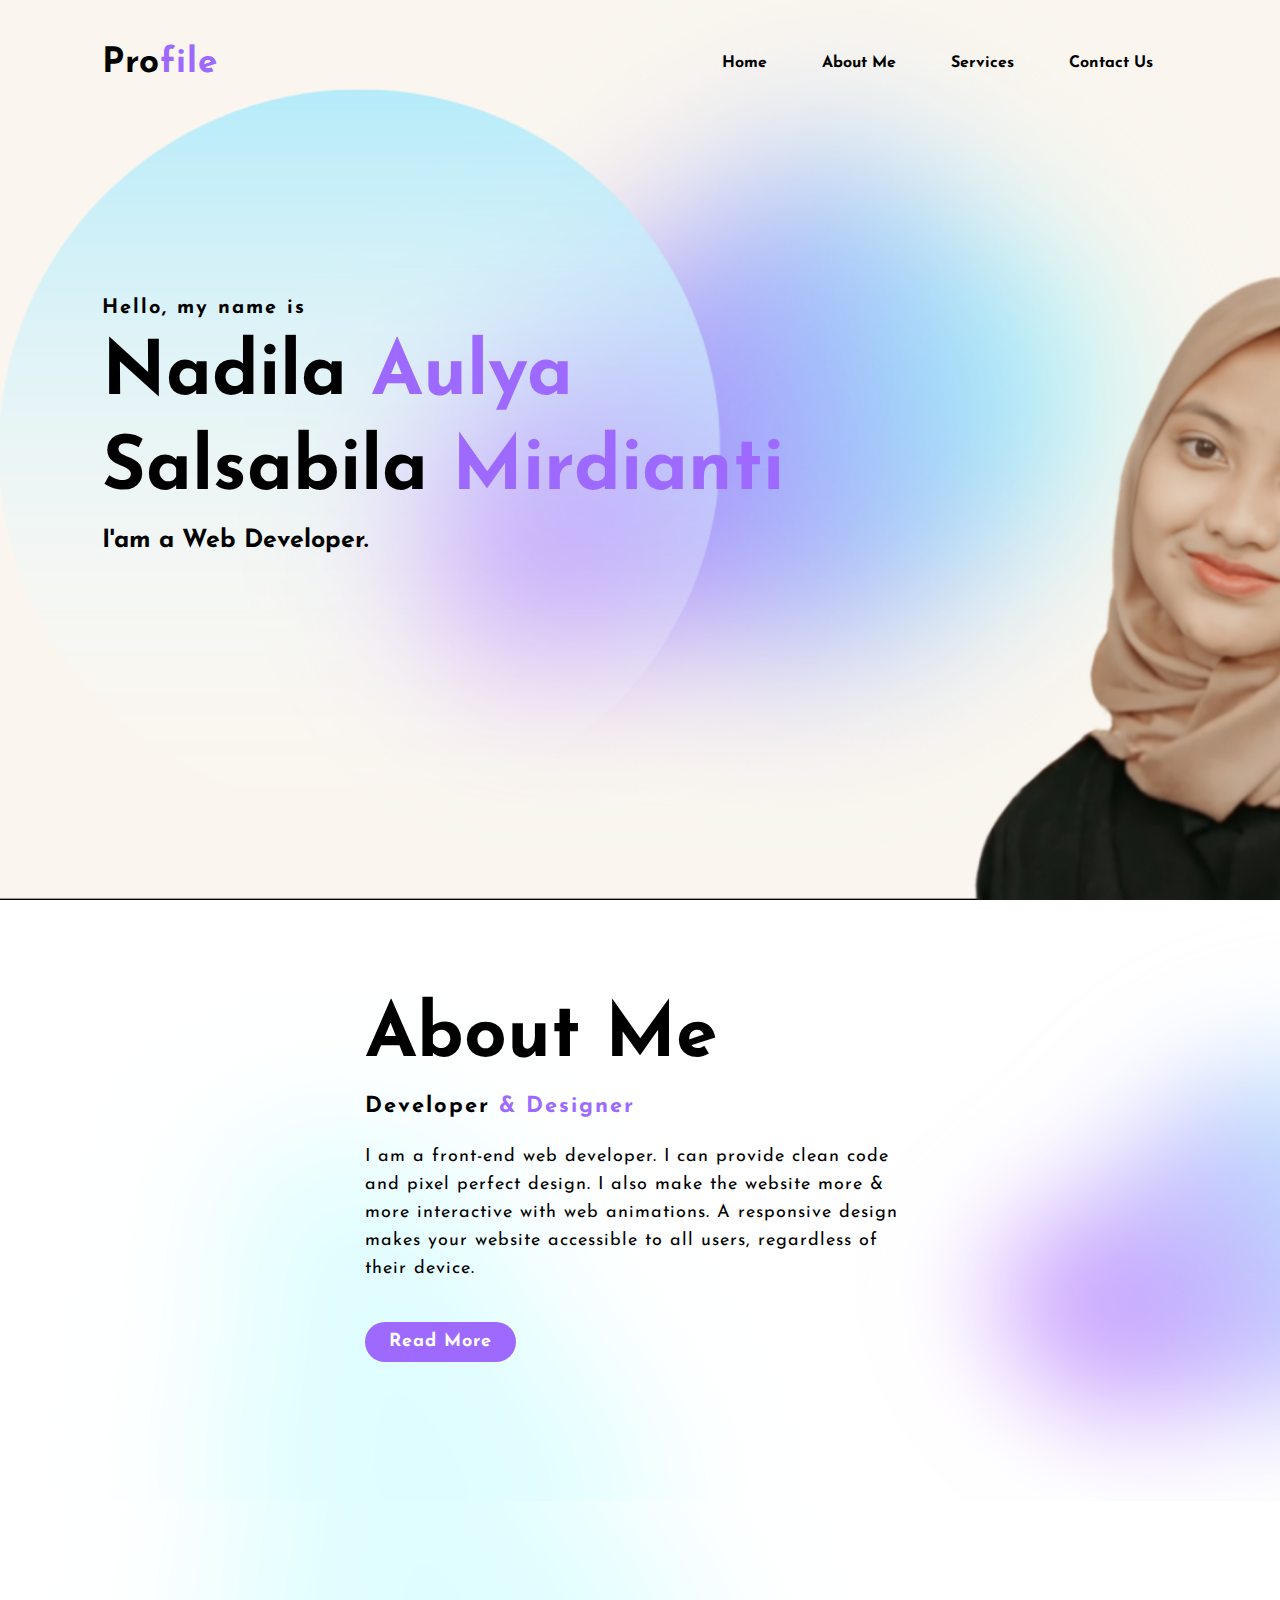
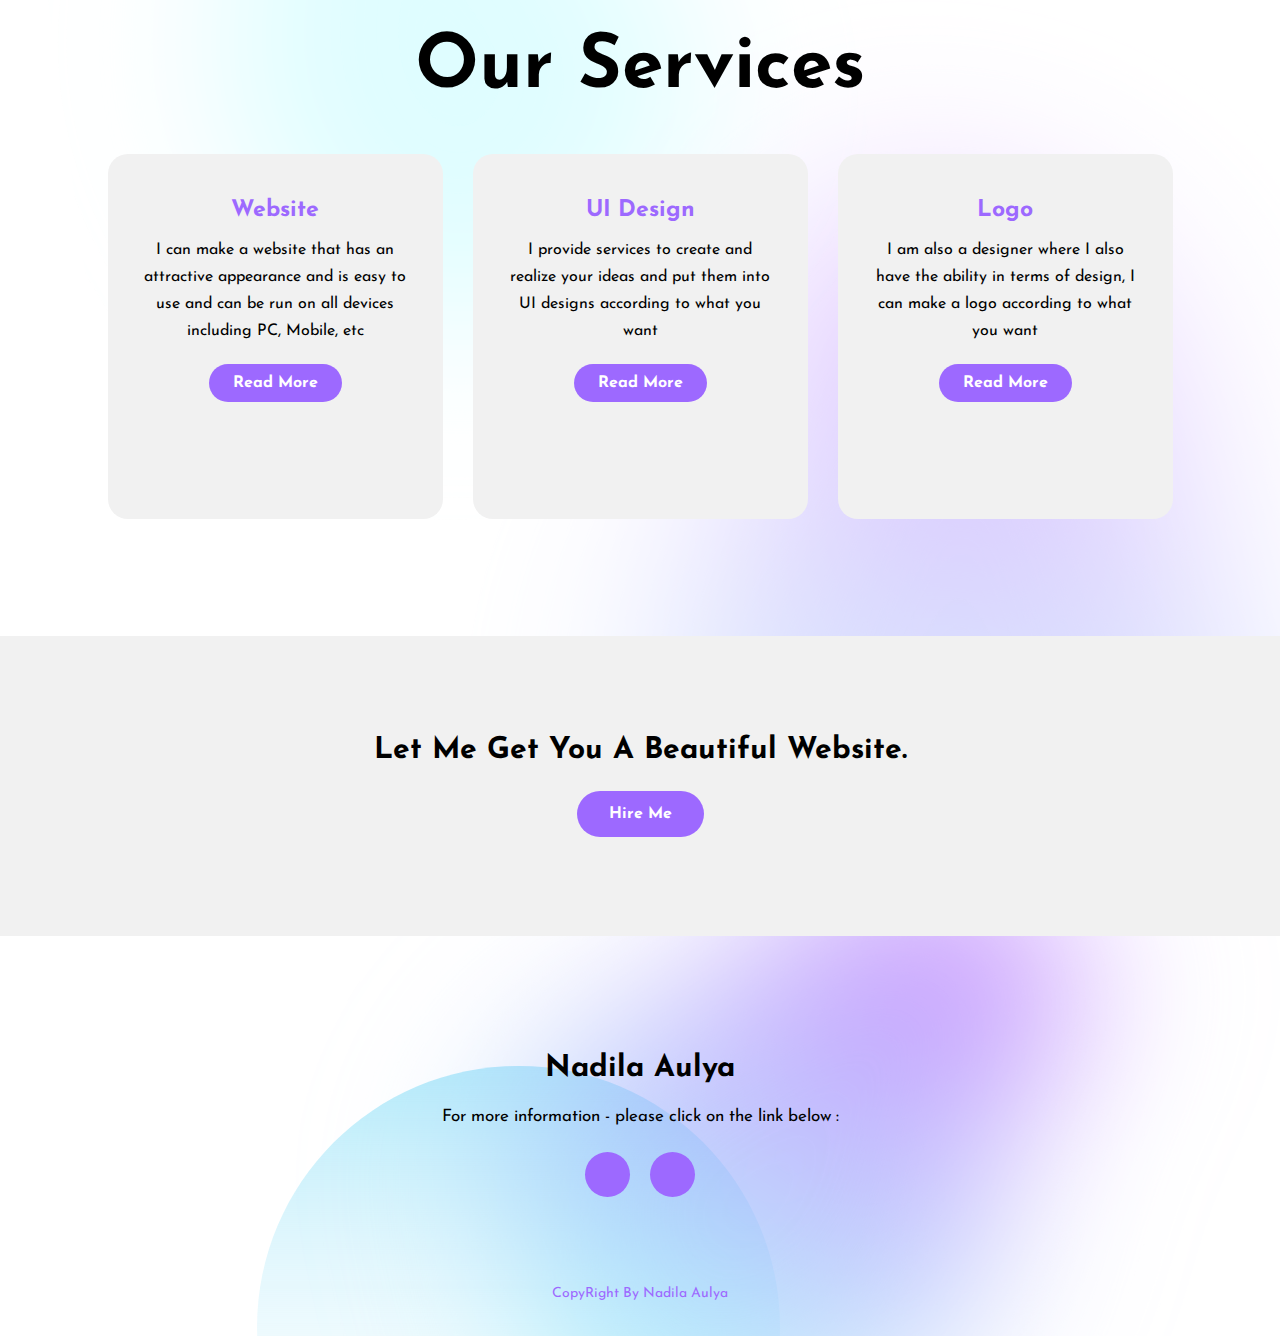
<file: index.html>
<!DOCTYPE html>
<html>
<head>
	<title>Profile Website</title>
	<link rel="stylesheet" type="text/css" href="css/style.css">

	<link rel="preconnect" href="https://fonts.gstatic.com">
	<link href="https://fonts.googleapis.com/css2?family=Josefin+Sans:ital,wght@0,100;0,200;0,300;0,400;0,500;0,600;0,700;1,100;1,200;1,300;1,400;1,500;1,600;1,700&display=swap" rel="stylesheet">
	
	<link rel="stylesheet" href="https://cdnjs.cloudflare.com/ajax/libs/font-awesome/5.15.3/css/all.min.css" integrity="sha512-iBBXm8fW90+nuLcSKlbmrPcLa0OT92xO1BIsZ+ywDWZCvqsWgccV3gFoRBv0z+8dLJgyAHIhR35VZc2oM/gI1w==" crossorigin="anonymous" referrerpolicy="no-referrer" />

</head>
<body>
	<!----hero Section start---->
	<div id="hero">
		<nav>
			<h2 class="logo">Pro<span>file</span></h2>
			<ul>
				<li><a href="#hero">Home</a></li>
				<li><a href="#about">About Me</a></li>
				<li><a href="#service">Services</a></li>
				<li><a href="#contact-me">Contact Us</a></li>
			</ul>
		</nav>

		<div class="content">
			<h4>Hello, my name is</h4>
			<h1>Nadila <span>Aulya</span></h1>
			<h1>Salsabila <span>Mirdianti</span></h1>
			<h3>I'am a Web Developer.</h3>
		</div>
	</div>

	<!----About section start---->
	<section id="about">
		<div class="main">
			<div class="about-text">
				<h2>About Me</h2>
				<h5>Developer <span>& Designer</span></h5>
				<p>I am a front-end web developer. I can provide clean code and pixel perfect design. 
					I also make the website more & more interactive with web animations.
					A responsive design makes your website accessible to all users, regardless of their device.</p>
				<p>
					<a class="button" href="page1/about.html">Read More</a>
				</p>
			</div>
		</div>
	</section>

	<!-----service section start----------->
	<div id="service">
		<div class="title">
			<h2>Our Services</h2>
		</div>

		<div class="box">
			<div class="card">
				<i class="fas fa-bars"></i>
				<h5>Website</h5>
				<div class="pra">
					<p>I can make a website that has an attractive appearance and is easy to use and can be run on all devices including PC, Mobile, etc</p>

					<p style="text-align: center;">
						<a class="button" href="page2/card1.html">Read More</a>
					</p>
				</div>
			</div>

			<div class="card">
				<i class="far fa-user"></i>
				<h5>UI Design</h5>
				<div class="pra">
					<p>I provide services to create and realize your ideas and put them into UI designs according to what you want</p>

					<p style="text-align: center;">
						<a class="button" href="page3/card2.html">Read More</a>
					</p>
				</div>
			</div>

			<div class="card">
				<i class="far fa-bell"></i>
				<h5>Logo</h5>
				<div class="pra">
					<p>I am also a designer where I also have the ability in terms of design, I can make a logo according to what you want</p>

					<p style="text-align: center;">
						<a class="button" href="page4/card3.html">Read More</a>
					</p>
				</div>
			</div>
		</div>
	</div>

	<!------Contact Me------>
	<div id="contact-me">
		<p>Let Me Get You A Beautiful Website.</p>
		<a class="button-two" href="mailto:nadila2244@gmail.com">Hire Me</a>
	</div>

	<!------footer start--------->
	<footer>
		<p>Nadila Aulya</p>
		<p>For more information - please click on the link below :</p>
		<div class="social">
			<a href="https://www.instagram.com/nadiaalnd/?hl=id"><i class="fab fa-instagram"></i></a>
			<a href="#"><i class="fab fa-line"></i></a>
		</div>
		<p class="end">CopyRight By Nadila Aulya</p>
	</footer>
</body>
</html>
</file>
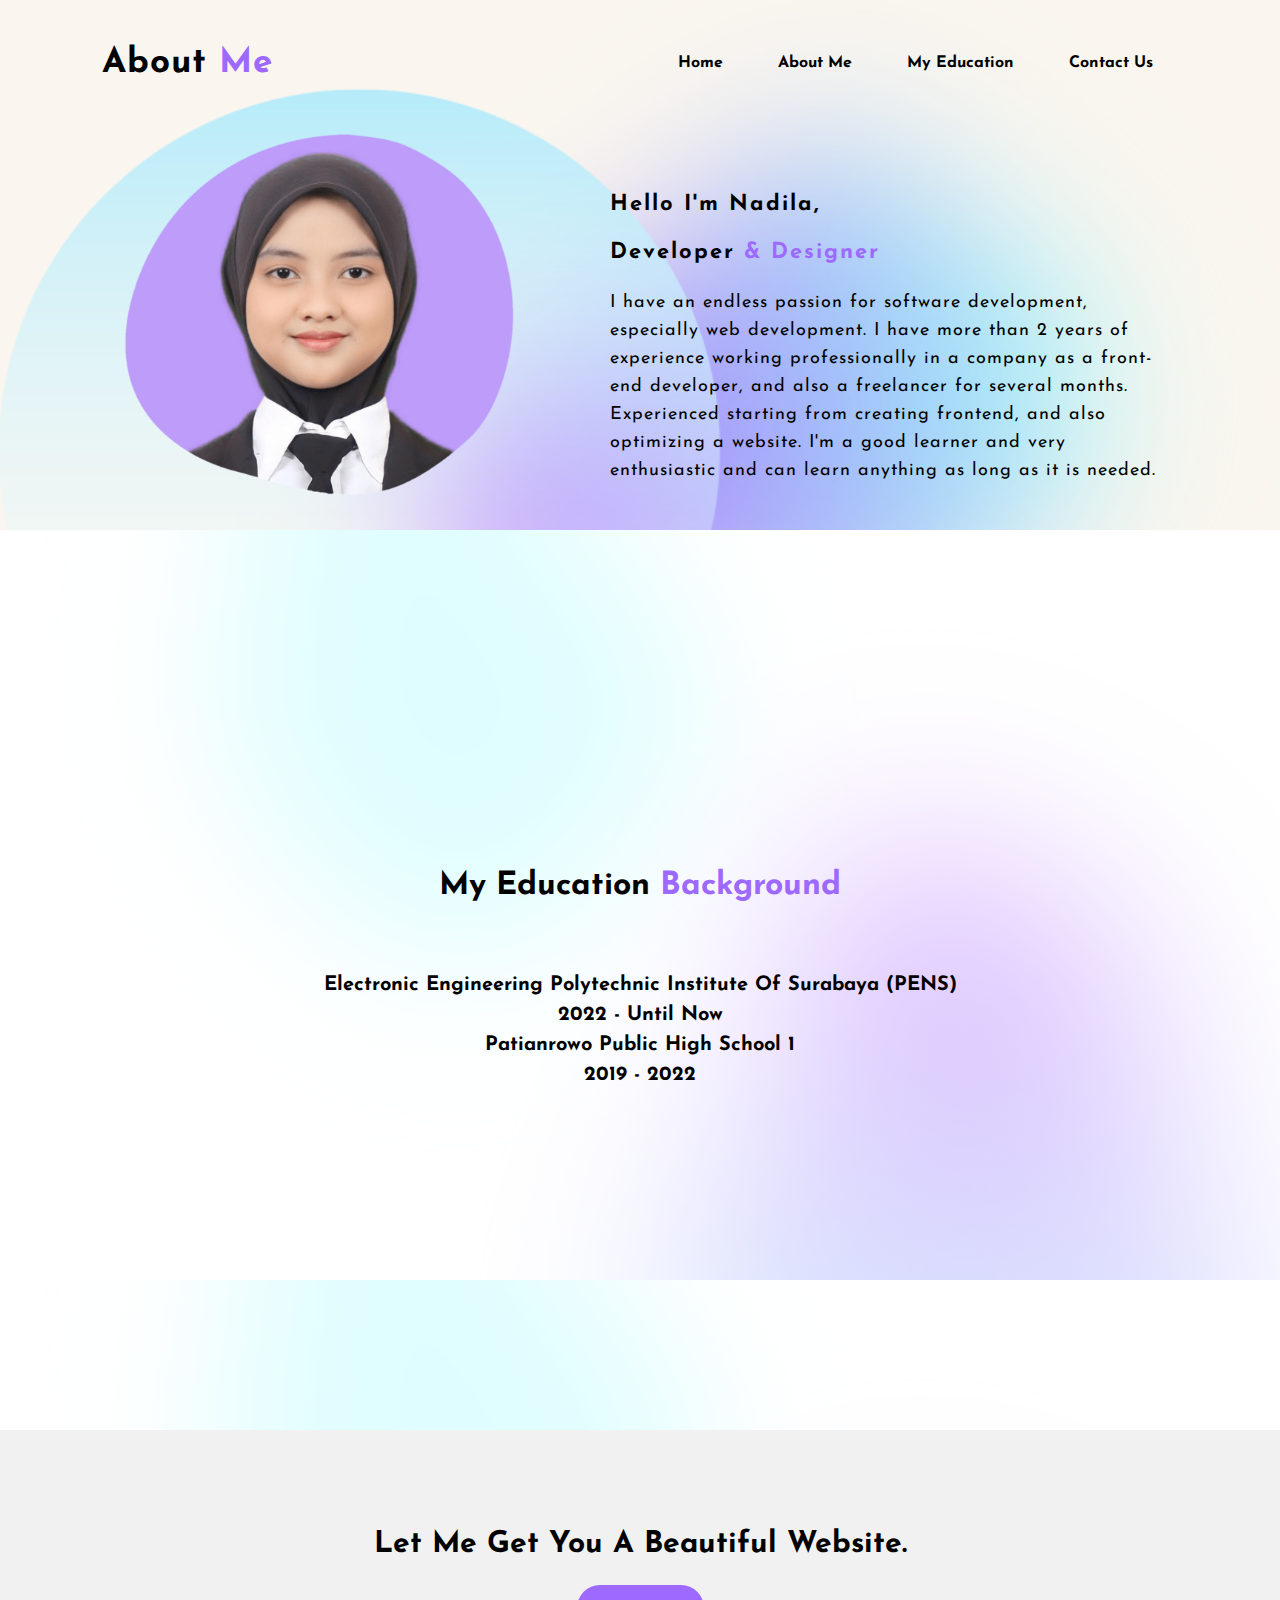
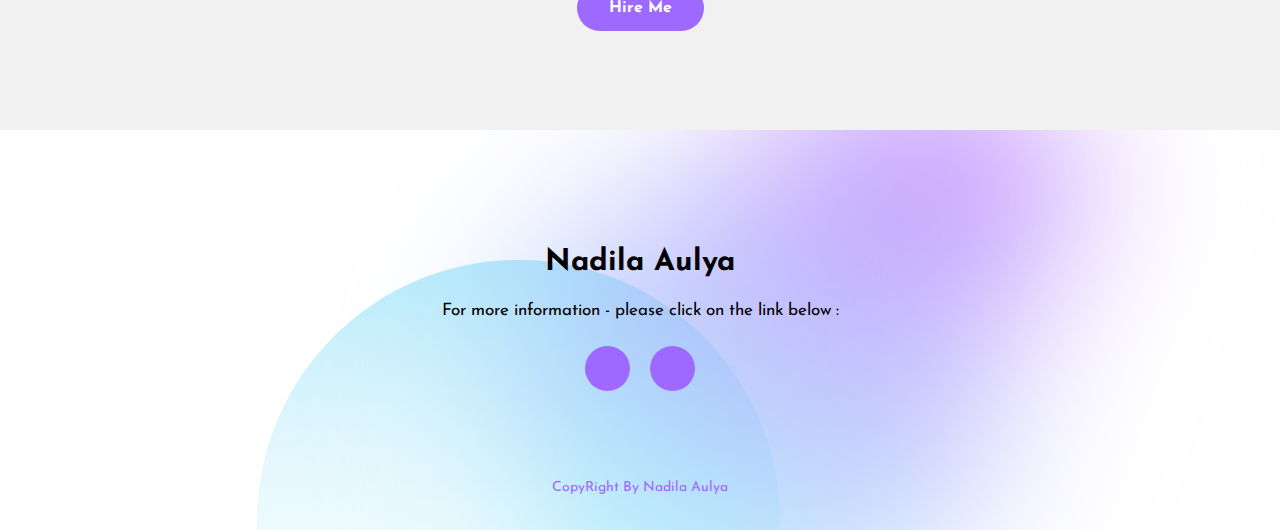
<file: page1/about.html>
<!DOCTYPE html>
<html>
<head>
	<title>Profile Website</title>
	<link rel="stylesheet" type="text/css" href="style1.css">

	<link rel="preconnect" href="https://fonts.gstatic.com">
	<link href="https://fonts.googleapis.com/css2?family=Josefin+Sans:ital,wght@0,100;0,200;0,300;0,400;0,500;0,600;0,700;1,100;1,200;1,300;1,400;1,500;1,600;1,700&display=swap" rel="stylesheet">
	
	<link rel="stylesheet" href="https://cdnjs.cloudflare.com/ajax/libs/font-awesome/5.15.3/css/all.min.css" integrity="sha512-iBBXm8fW90+nuLcSKlbmrPcLa0OT92xO1BIsZ+ywDWZCvqsWgccV3gFoRBv0z+8dLJgyAHIhR35VZc2oM/gI1w==" crossorigin="anonymous" referrerpolicy="no-referrer" />

</head>
<body>
	<!----hero Section start---->
	<div id="hero">
		<nav>
			<h2 class="logo">About <span>Me</span></h2>
			<ul>
				<li><a href="../index.html">Home</a></li>
				<li><a href="#hero">About Me</a></li>
				<li><a href="#edu">My Education</a></li>
				<li><a href="#contact-me">Contact Us</a></li>
			</ul>
		</nav>

	<!----About section start---->
	<section class="about">
		<div class="main">
			<img src="../img/main-img.png">
			<div class="about-text">
				<br><br><br><br><br><br><br>
				<h6>Hello I'm Nadila,</h6>
				<h6>Developer <span>& Designer</span></h6>
				<p>I have an endless passion for software development, especially web development. 
					I have more than 2 years of experience working professionally in a company as a front-end developer, 
					and also a freelancer for several months. 
					Experienced starting from creating frontend, and also optimizing a website. 
					I'm a good learner and very enthusiastic and can learn anything as long as it is needed.</p>
			</div>
		</div>
	</section>		

	<!------eduvational background------>
	<div id="edu">
		<h1 align="center">My Education <span>Background</span></h1>
		<div class="detail">
			<ul>
				<li>Electronic Engineering Polytechnic Institute of Surabaya (PENS)</li>
				<li>2022 - Until Now</li>
				<li>Patianrowo Public High School 1</li>
				<li>2019 - 2022</li>
			</ul>
		</div>
	</div>

	<!------Contact Me------>
	<div id="contact-me">
		<p>Let Me Get You A Beautiful Website.</p>
		<a class="button-two" href="mailto:nadila2244@gmail.com">Hire Me</a>
	</div>
	
	<footer>
		<p>Nadila Aulya</p>
		<p>For more information - please click on the link below :</p>
		<div class="social">
			<a href="https://www.instagram.com/nadiaalnd/?hl=id"><i class="fab fa-instagram"></i></a>
			<a href="#"><i class="fab fa-line"></i></a>
		</div>
		<p class="end">CopyRight By Nadila Aulya</p>
	</footer>
</body>
</html>
</file>
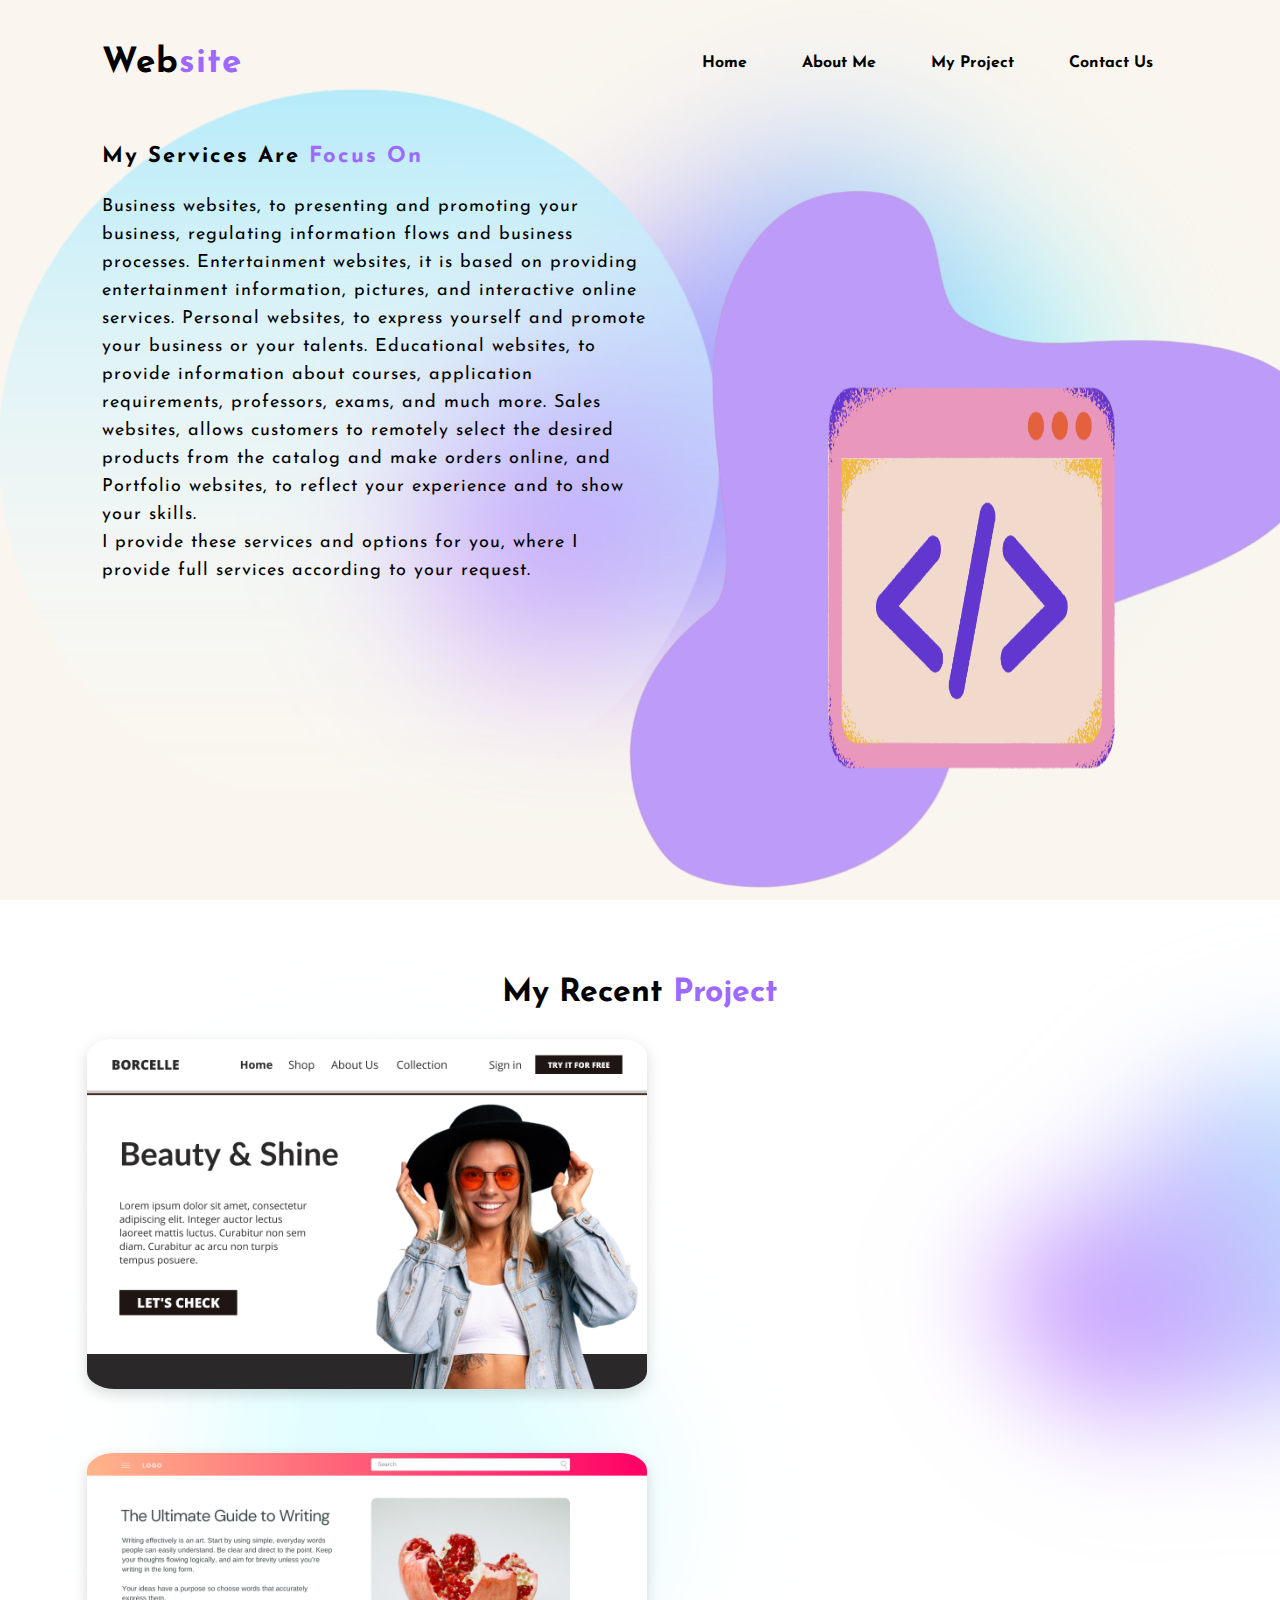
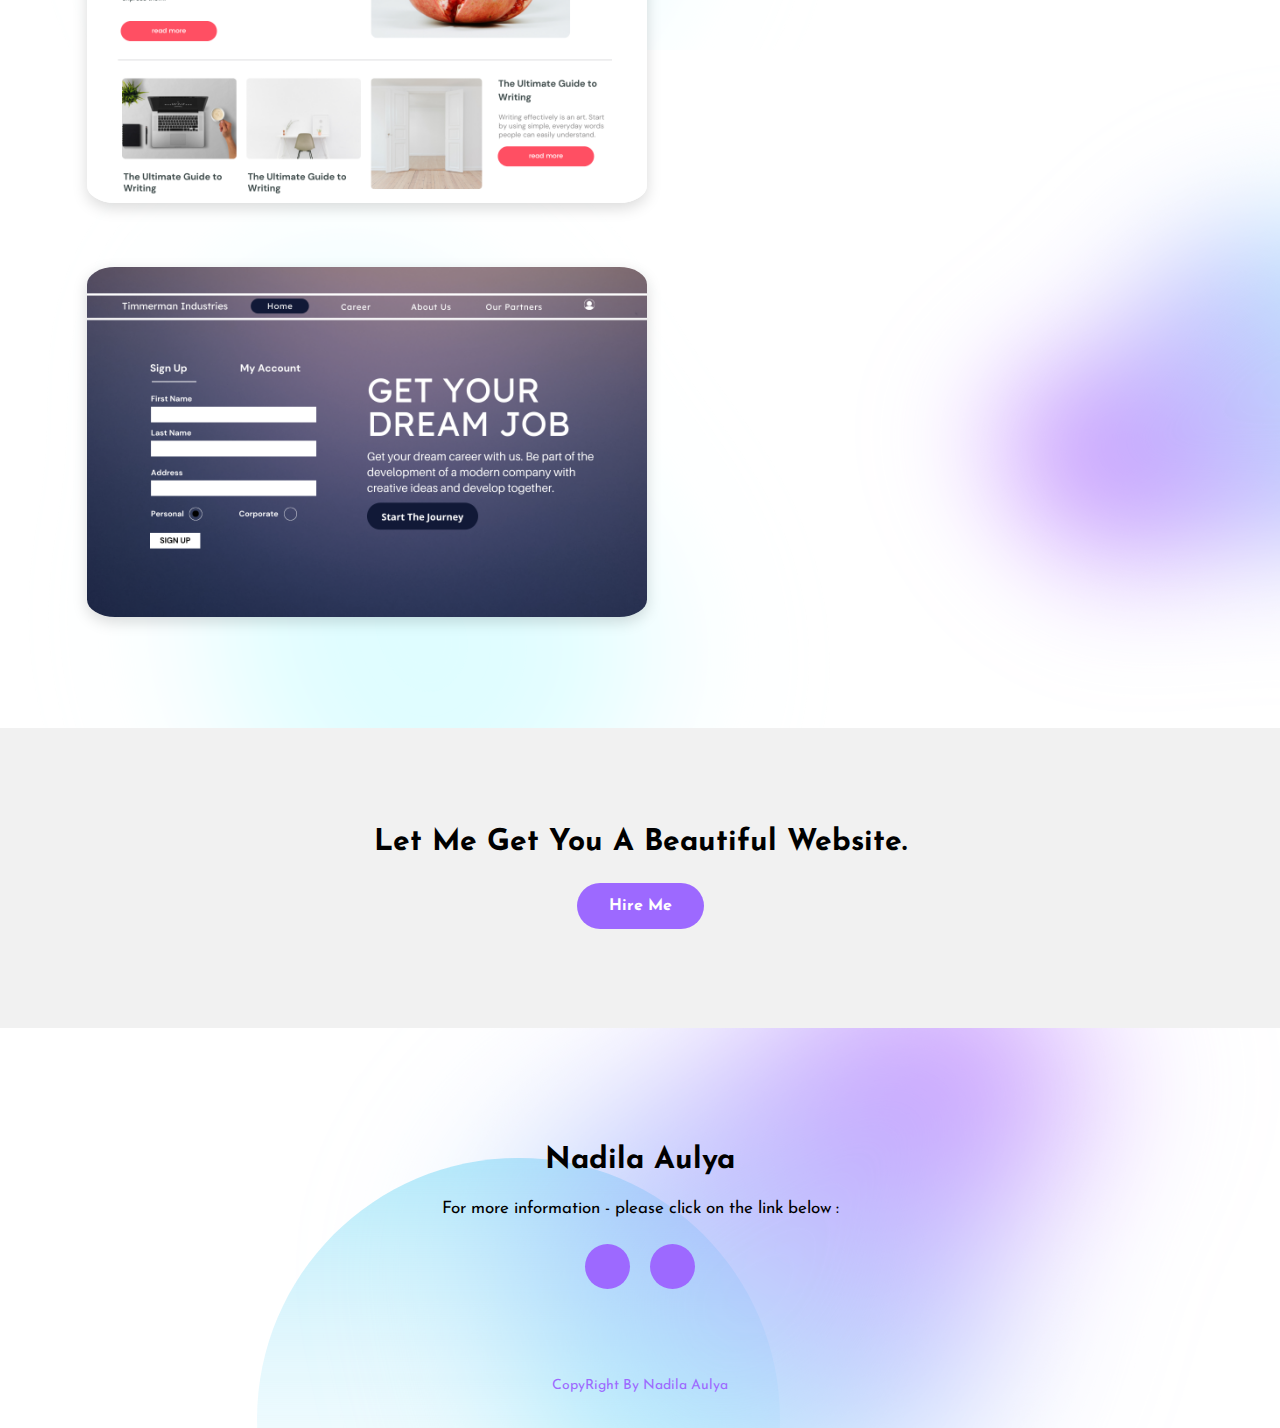
<file: page2/card1.html>
<!DOCTYPE html>
<html>
<head>
	<title>Profile Website</title>
	<link rel="stylesheet" type="text/css" href="style2.css">

	<link rel="preconnect" href="https://fonts.gstatic.com">
	<link href="https://fonts.googleapis.com/css2?family=Josefin+Sans:ital,wght@0,100;0,200;0,300;0,400;0,500;0,600;0,700;1,100;1,200;1,300;1,400;1,500;1,600;1,700&display=swap" rel="stylesheet">
	
	<link rel="stylesheet" href="https://cdnjs.cloudflare.com/ajax/libs/font-awesome/5.15.3/css/all.min.css" integrity="sha512-iBBXm8fW90+nuLcSKlbmrPcLa0OT92xO1BIsZ+ywDWZCvqsWgccV3gFoRBv0z+8dLJgyAHIhR35VZc2oM/gI1w==" crossorigin="anonymous" referrerpolicy="no-referrer" />

</head>
<body>
	<!----hero Section start---->
	<div id="hero">
		<nav>
			<h2 class="logo">Web<span>site</span></h2>
			<ul>
				<li><a href="../index.html">Home</a></li>
				<li><a href="../page1/about.html">About Me</a></li>
				<li><a href="#projek">My Project</a></li>
				<li><a href="#contact-me">Contact Us</a></li>
			</ul>
		</nav>
        <div class="detail">
			<h6>My services are <span>focus on</span></h6>
            <p>
				Business websites, to presenting and promoting your business, regulating information flows and business processes.
				Entertainment websites, it is based on providing entertainment information, pictures, and interactive online services.
				Personal websites, to express yourself and promote your business or your talents.
				Educational websites, to provide information about courses, application requirements, professors, exams, and much more.
				Sales websites, allows customers to remotely select the desired products from the catalog and make orders online, and 
				Portfolio websites, to reflect your experience and to show your skills. 
				<br>
				I provide these services and options for you, where I provide full services according to your request.
			</p>
		</div>
		
        <!------Images------>
        <div class="images">
            <img src="../img/shape.png" class="shape">
            <img src="../img/web.png" class="design">
        </div>		
	</div>

	<!------projek------>
	<div id="projek">
		<h1 align="center">My Recent <span>Project</span></h1>
		<img src="../img/projekwb_1.png">
		<img src="../img/projekwb_2.png">
		<img src="../img/projekwb_3.png">			
	</div>
		
	<!------Contact Me------>
	<div id="contact-me">
		<p>Let Me Get You A Beautiful Website.</p>
		<a class="button-two" href="mailto:nadila2244@gmail.com">Hire Me</a>
	</div>
	
	<footer>
		<p>Nadila Aulya</p>
		<p>For more information - please click on the link below :</p>
		<div class="social">
			<a href="https://www.instagram.com/nadiaalnd/?hl=id"><i class="fab fa-instagram"></i></a>
			<a href="#"><i class="fab fa-line"></i></a>
		</div>
		<p class="end">CopyRight By Nadila Aulya</p>
	</footer>
</body>
</html>
</file>
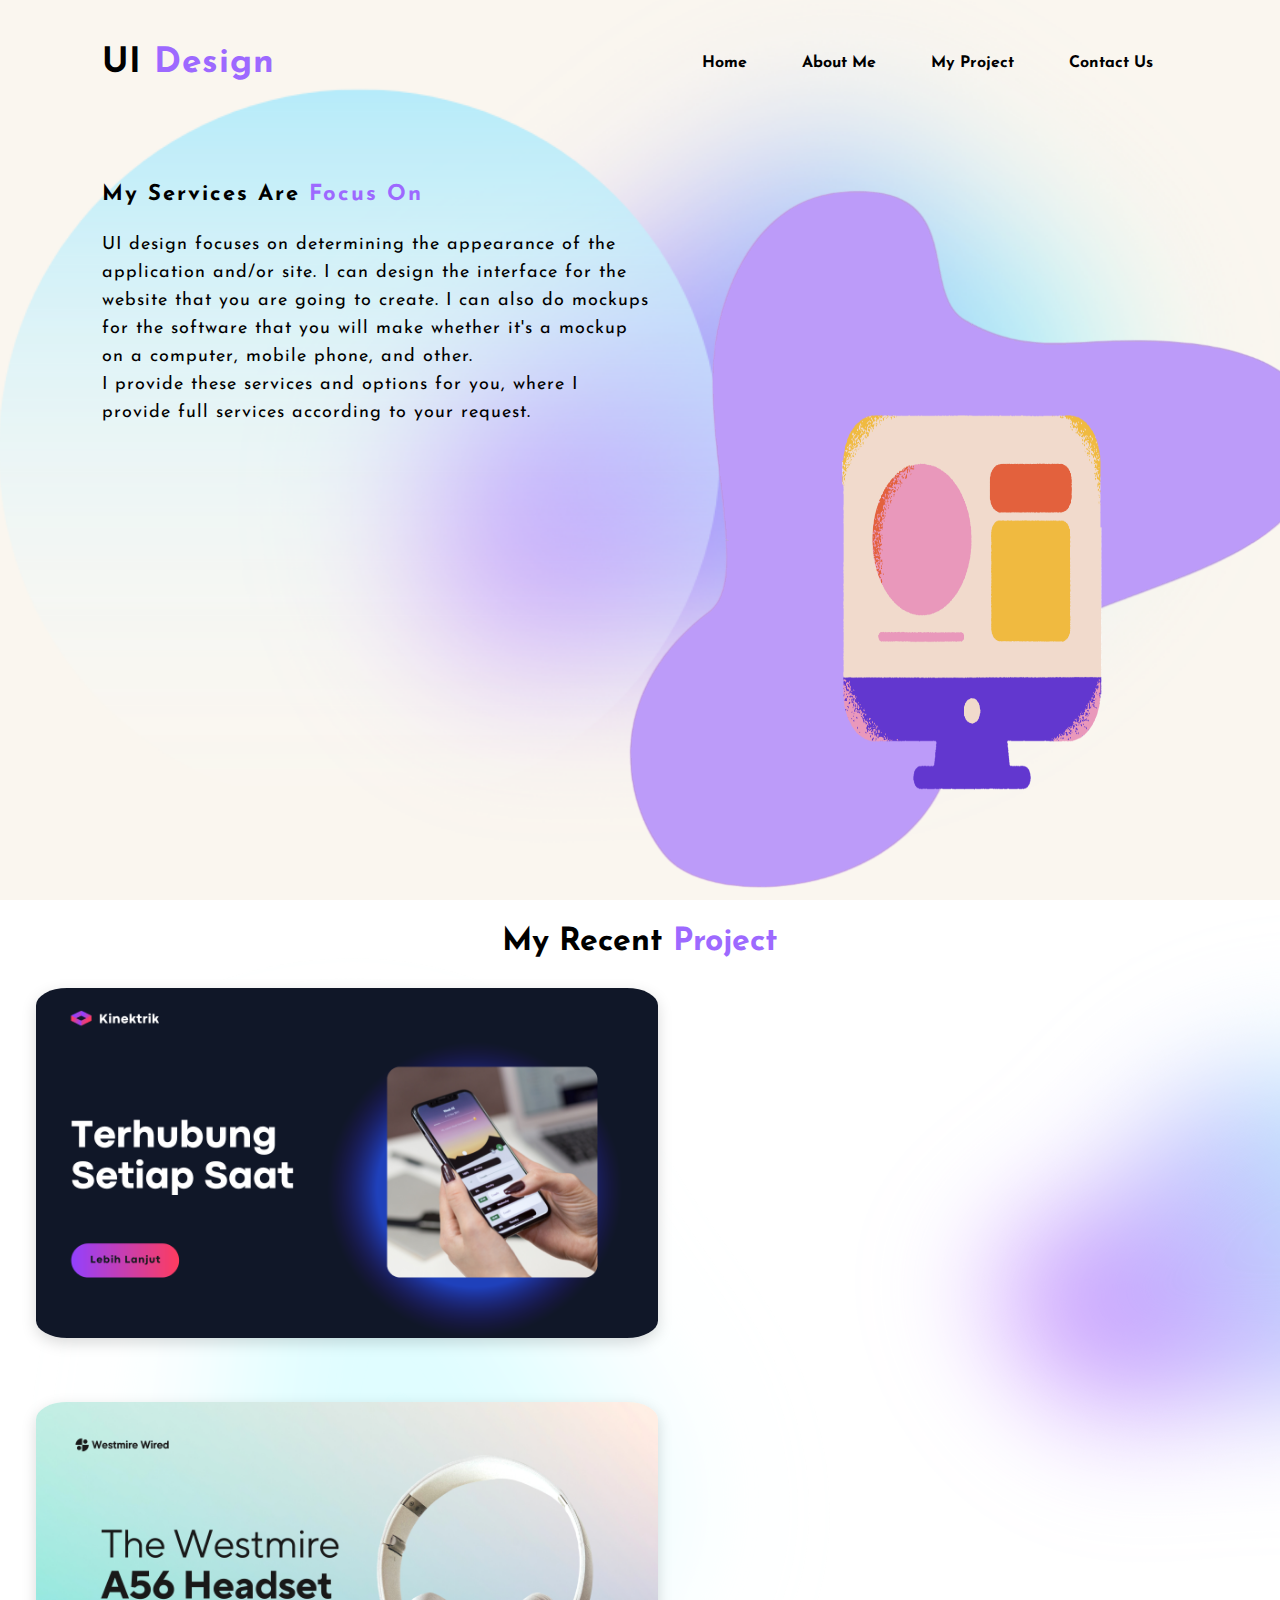
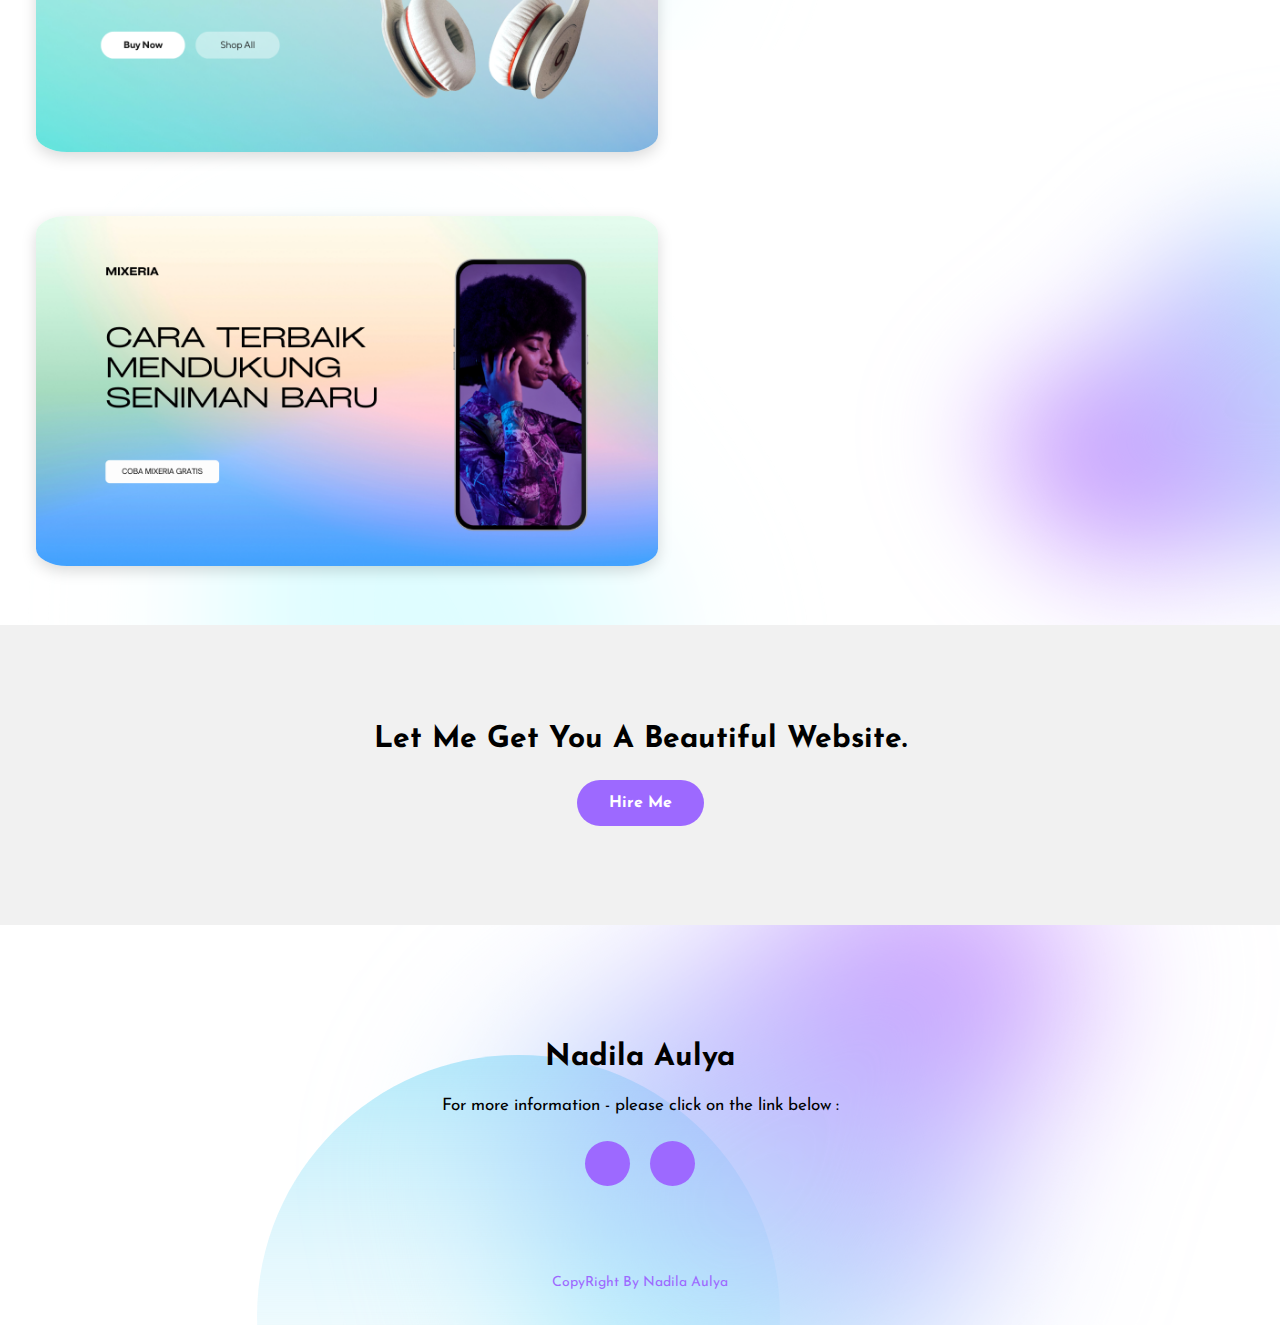
<file: page3/card2.html>
<!DOCTYPE html>
<html>
<head>
	<title>Profile Website</title>
	<link rel="stylesheet" type="text/css" href="style3.css">

	<link rel="preconnect" href="https://fonts.gstatic.com">
	<link href="https://fonts.googleapis.com/css2?family=Josefin+Sans:ital,wght@0,100;0,200;0,300;0,400;0,500;0,600;0,700;1,100;1,200;1,300;1,400;1,500;1,600;1,700&display=swap" rel="stylesheet">
	
	<link rel="stylesheet" href="https://cdnjs.cloudflare.com/ajax/libs/font-awesome/5.15.3/css/all.min.css" integrity="sha512-iBBXm8fW90+nuLcSKlbmrPcLa0OT92xO1BIsZ+ywDWZCvqsWgccV3gFoRBv0z+8dLJgyAHIhR35VZc2oM/gI1w==" crossorigin="anonymous" referrerpolicy="no-referrer" />

</head>
<body>
	<!----hero Section start---->
	<div id="hero">
		<nav>
			<h2 class="logo">UI <span>Design</span></h2>
			<ul>
				<li><a href="../index.html">Home</a></li>
				<li><a href="../page1/about.html">About Me</a></li>
				<li><a href="#projek">My Project</a></li>
				<li><a href="#contact-me">Contact Us</a></li>
			</ul>
		</nav>
        <div class="detail">
			<h6>My services are <span>focus on</span></h6>
            <p>
				UI design focuses on determining the appearance of the application and/or site. 
				I can design the interface for the website that you are going to create. 
				I can also do mockups for the software that you will make whether it's a mockup on a computer, mobile phone, and other.
				<br>
				I provide these services and options for you, where I provide full services according to your request.
			</p>
		</div>

        <!------Images------>
        <div class="images">
            <img src="../img/shape.png" class="shape">
            <img src="../img/ui.png" class="ui">
        </div>	
	</div>

	<!------projek------>
	<div id="projek">
		<h1 align="center">My Recent <span>Project</span></h1>
		<img src="../img/projekui_1.png">
		<img src="../img/projekui_2.png">
		<img src="../img/projekui_3.png">			
	</div>

	<!------Contact Me------>
	<div id="contact-me">
		<p>Let Me Get You A Beautiful Website.</p>
		<a class="button-two" href="mailto:nadila2244@gmail.com">Hire Me</a>
	</div>
	
	<footer>
		<p>Nadila Aulya</p>
		<p>For more information - please click on the link below :</p>
		<div class="social">
			<a href="https://www.instagram.com/nadiaalnd/?hl=id"><i class="fab fa-instagram"></i></a>
			<a href="#"><i class="fab fa-line"></i></a>
		</div>
		<p class="end">CopyRight By Nadila Aulya</p>
	</footer>
</body>
</html>
</file>
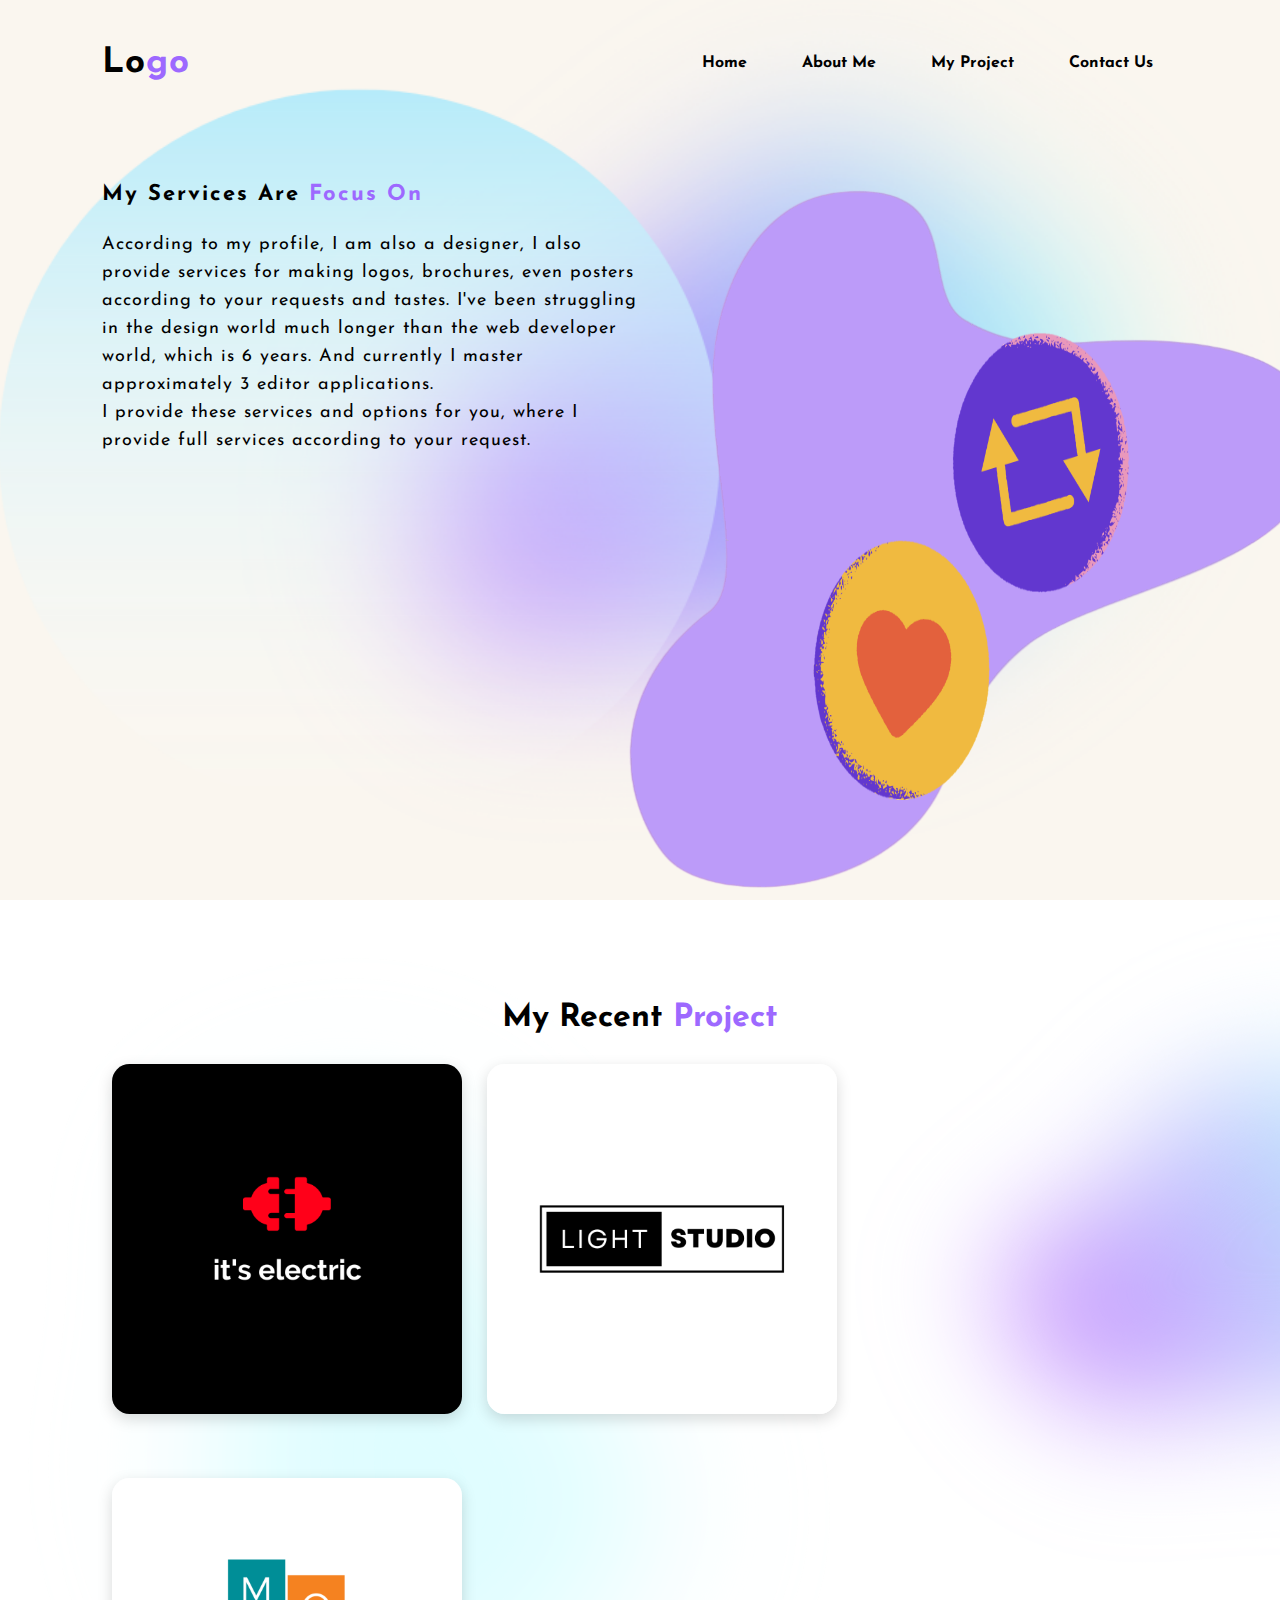
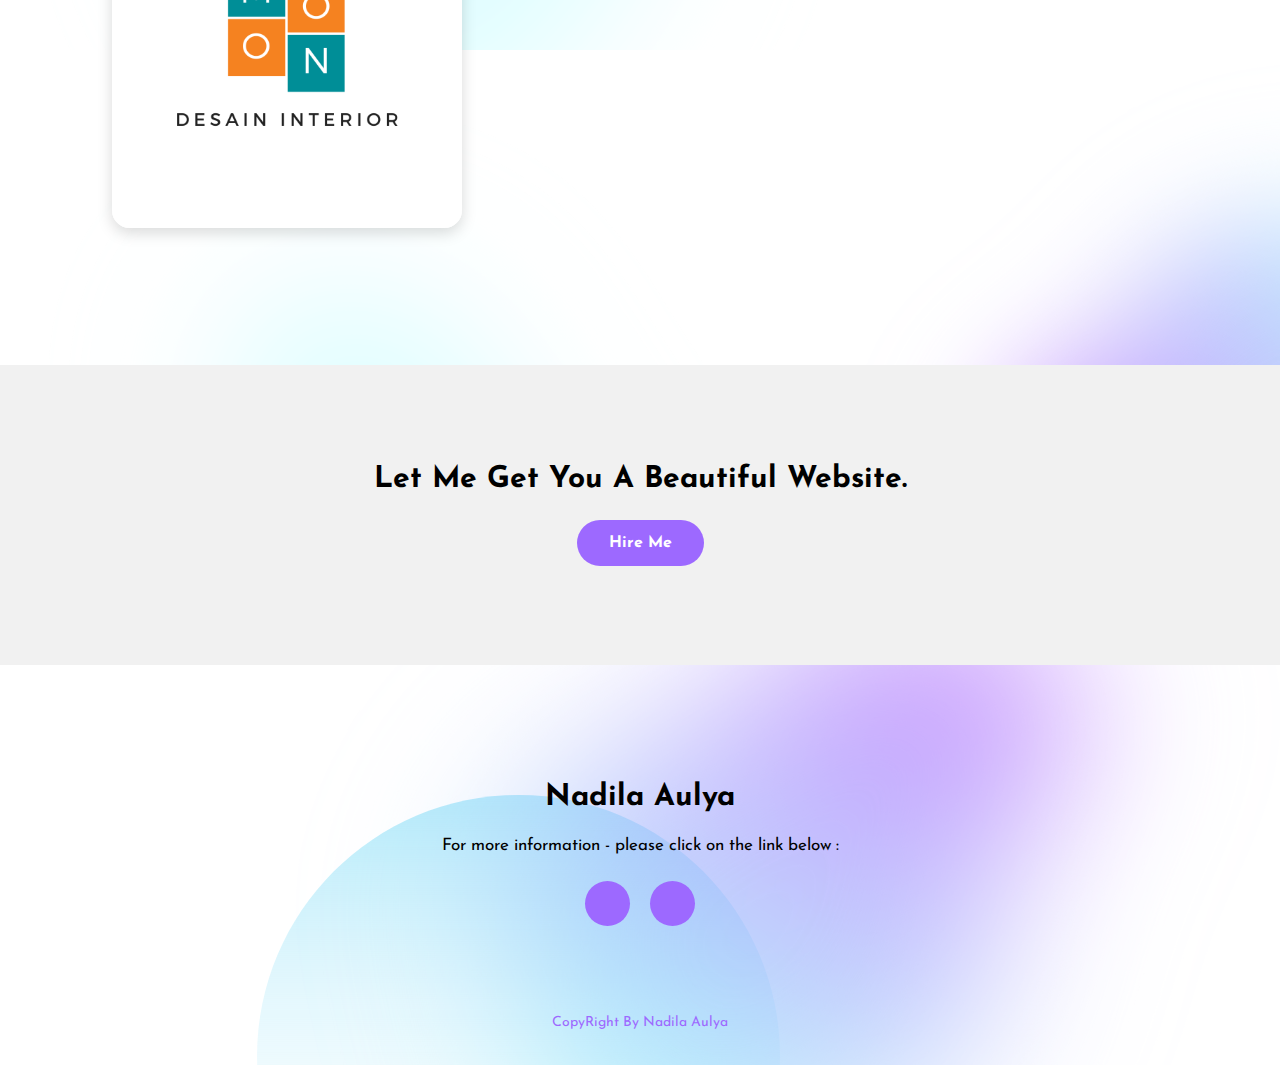
<file: page4/card3.html>
<!DOCTYPE html>
<html>
<head>
	<title>Profile Website</title>
	<link rel="stylesheet" type="text/css" href="style4.css">

	<link rel="preconnect" href="https://fonts.gstatic.com">
	<link href="https://fonts.googleapis.com/css2?family=Josefin+Sans:ital,wght@0,100;0,200;0,300;0,400;0,500;0,600;0,700;1,100;1,200;1,300;1,400;1,500;1,600;1,700&display=swap" rel="stylesheet">
	
	<link rel="stylesheet" href="https://cdnjs.cloudflare.com/ajax/libs/font-awesome/5.15.3/css/all.min.css" integrity="sha512-iBBXm8fW90+nuLcSKlbmrPcLa0OT92xO1BIsZ+ywDWZCvqsWgccV3gFoRBv0z+8dLJgyAHIhR35VZc2oM/gI1w==" crossorigin="anonymous" referrerpolicy="no-referrer" />

</head>
<body>
	<!----hero Section start---->
	<div id="hero">
		<nav>
			<h2 class="logo">Lo<span>go</span></h2>
			<ul>
				<li><a href="../index.html">Home</a></li>
				<li><a href="../page1/about.html">About Me</a></li>
				<li><a href="#projek">My Project</a></li>
				<li><a href="#contact-me">Contact Us</a></li>
			</ul>
		</nav>
        <div class="detail">
			<h6>My services are <span>focus on</span></h6>
            <p>
				According to my profile, I am also a designer, I also provide services for making logos, brochures, even posters according to your requests and tastes. 
				I've been struggling in the design world much longer than the web developer world, which is 6 years. 
				And currently I master approximately 3 editor applications.
				<br>
				I provide these services and options for you, where I provide full services according to your request.
			</p>
		</div>

        <!------Images------>
        <div class="images">
            <img src="../img/shape.png" class="shape">
            <img src="../img/logo.png" class="lg">
        </div>		
	</div>

	<!------projek------>
	<div id="projek">
		<h1 align="center">My Recent <span>Project</span></h1>
		<img src="../img/projeklogo_1.png">
		<img src="../img/projeklogo_2.png">
		<img src="../img/projeklogo_3.png">			
	</div>

	<!------Contact Me------>
	<div id="contact-me">
		<p>Let Me Get You A Beautiful Website.</p>
		<a class="button-two" href="mailto:nadila2244@gmail.com">Hire Me</a>
	</div>
	
	<footer>
		<p>Nadila Aulya</p>
		<p>For more information - please click on the link below :</p>
		<div class="social">
			<a href="https://www.instagram.com/nadiaalnd/?hl=id"><i class="fab fa-instagram"></i></a>
			<a href="#"><i class="fab fa-line"></i></a>
		</div>
		<p class="end">CopyRight By Nadila Aulya</p>
	</footer>
</body>
</html>
</file>
<file: css/style.css>
html{
	scroll-behavior: smooth;
}

*{
	padding: 0;
	margin: 0;
	font-family: 'Josefin Sans', sans-serif;
	box-sizing: border-box;
}

#hero{
	height: 100vh;
	width: 100%;
	background-image: url(../img/background.png);
	background-size: cover;
	background-position: center;
}

nav{
	display: flex;
	align-items: center;
	justify-content: space-between;
	padding-top: 45px;
	padding-left: 8%;
	padding-right: 8%;
}

.logo{
	color: black;
	font-size: 35px;
	letter-spacing: 1px;
	cursor: pointer;
}

span{
	color: #9D69FF;
}

nav ul li{
	list-style-type: none;
	display: inline-block;
	padding: 10px  25px;
}

nav ul li a{
	color: black;
	text-decoration: none;
	font-weight: bold;
	text-transform: capitalize;
}

nav ul li a:hover{
	color: #9D69FF;
	transition: .4s;
}

.content{
	position: absolute;
	top: 50%;
	left:8%;
	transform: translateY(-50%);
}

h1{
	color: black;
	margin: 20px 0px 20px;
	font-size: 75px;
}

h3{
	color: black;
	font-size: 25px;
	margin-bottom: 50px;
}

h4{
	color: black;
	letter-spacing: 2px;
	font-size: 20px;
}

#about{
	width: 100%;
	padding: 100px 0px;
	background-image: url(../img/background2.png);
}

.about-text{
	width: 550px;
}

.main{
	width: 1130px;
	max-width: 95%;
	margin: 0 auto;
	display: flex;
	align-items: center;
	justify-content: space-around;
}

.about-text h2{
	color: black;
	font-size: 75px;
	text-transform: capitalize;
	margin-bottom: 20px;
}

.about-text h5{
	color: black;
	letter-spacing: 2px;
	font-size: 22px;
	margin-bottom: 25px;
	text-transform: capitalize;
}

.about-text p{
	color: black;
	letter-spacing: 1px;
	line-height: 28px;
	font-size: 18px;
	margin-bottom: 45px;
}

.about-text .button{
	background-color:#9D69FF;
	color: white;
	text-decoration: none;
	border: 2px solid transparent;
	font-weight: bold;
	padding: 9px 22px;
	border-radius: 30px;
	transition: .4s; 
}

.about-text .button:hover{
	background-color: transparent;
	border: 2px solid #9D69FF;
	cursor: pointer;
}

#service{
	width: 100%;
	padding: 100px 0px;
	background-image: url(../img/background3.png);

}

.title h2{
	color: black;
	font-size: 75px;
	width: 1130px;
	margin: 30px auto;
	text-align: center;
}

.box{
	display: flex;
	justify-content: center;
	align-items: center;
	min-height: 400px;
}

.card{
	height: 365px;
	width: 335px;
	padding: 20px 35px;
	background: rgb(241, 241, 241);
	border-radius: 20px;
	margin: 15px;
	position: relative;
	overflow: hidden;
	text-align: center;
}

.card i{
	font-size: 50px;
	display: block;
	text-align: center;
	margin: 25px 0px;
	color: #9D69FF;

}

h5{
	color: #9D69FF;
	font-size: 23px;
	margin-bottom: 15px;
}

.pra p{
	color: black;
	font-size: 16px;
	line-height: 27px;
	margin-bottom: 25px;
}

.card .button{
	background-color:#9D69FF;
	color: white;
	text-decoration: none;
	border: 2px solid transparent;
	font-weight: bold;
	padding: 9px 22px;
	border-radius: 30px;
	transition: .4s; 
}

.card .button:hover{
	background-color: transparent;
	border: 2px solid #9D69FF;
	cursor: pointer;
}

#contact-me{
	width: 100%;
	height: 300px;
	display: flex;
	align-items: center;
	flex-direction: column;
	justify-content: center;
	background-color: rgb(241, 241, 241);
}

#contact-me p{
	color: black;
	font-size: 30px;
	font-weight: bold;
	margin-bottom: 25px;
}

#contact-me .button-two{
	background-color:#9D69FF;
	color: white;
	text-decoration: none;
	border: 2px solid transparent;
	font-weight: bold;
	padding: 13px 30px;
	border-radius: 30px;
	transition: .4s; 
}

#contact-me .button-two:hover{
	border: 2px solid #9D69FF;
	cursor: pointer;
}

footer{
	position: relative;
	width: 100%;
	height: 400px;
	background-image: url(../img/background4.png);
	display: flex;
	flex-direction: column;
	align-items: center;
	justify-content: center;
}

footer p:nth-child(1){
	font-size: 30px;
	color: black;
	margin-bottom: 20px;
	font-weight: bold;
}

footer p:nth-child(2){
	color: black;
	font-size: 17px;
	width: 500px;
	text-align: center;
	line-height: 26px;
}

.social{
	display: flex;
}

.social a{
	width: 45px;
	height: 45px;
	display: flex;
	align-items: center;
	justify-content: center;
	background:  #9D69FF;
	border-radius: 50%;
	margin: 22px 10px;
	color: black;
	text-decoration: none;
	font-size: 20px;
}

.social a:hover{
	transform: scale(1.3);
	transition: .3s;
}

.end{
	position: absolute;
	color:#9D69FF;
	bottom: 35px;
	font-size: 14px; 
}
</file>
<file: page1/style1.css>
html{
	scroll-behavior: smooth;
}

*{
	padding: 0;
	margin: 0;
	font-family: 'Josefin Sans', sans-serif;
	box-sizing: border-box;
}

#hero{
	height: 100vh;
	width: 100%;
	background-image: url(../img/bgpage1.png);
	background-size: cover;
	background-position: center;
}

nav{
	display: flex;
	align-items: center;
	justify-content: space-between;
	padding-top: 45px;
	padding-left: 8%;
	padding-right: 8%;
}

.logo{
	color: black;
	font-size: 35px;
	letter-spacing: 1px;
	cursor: pointer;
}

span{
	color: #9D69FF;
}

nav ul li{
	list-style-type: none;
	display: inline-block;
	padding: 10px  25px;
}

nav ul li a{
	color: black;
	text-decoration: none;
	font-weight: bold;
	text-transform: capitalize;
}

nav ul li a:hover{
	color: #9D69FF;
	transition: .4s;
}

.about img{
	height: auto;
	width: 400px;
}
.about-text{
	width: 550px;
}
.main{
	width: 1130px;
	max-width: 95%;
	margin: 0 auto;
	display: flex;
	align-items: center;
	justify-content: space-around;
}
.about-text h6{
	color: black;
	font-size: 75px;
	text-transform: capitalize;
	margin-bottom: 20px;
}
.about-text h6{
	color: black;
	letter-spacing: 2px;
	font-size: 22px;
	margin-bottom: 25px;
	text-transform: capitalize;
}
.about-text p{
	color: black;
	letter-spacing: 1px;
	line-height: 28px;
	font-size: 18px;
	margin-bottom: 45px;
}

#edu{
	width: 100%;
	height: 100vh;
	padding: 100px 0px;
	background-image: url(../img/background3.png);
	display: flex;
	flex-direction: column;
	align-items: center;
	justify-content: center;
}
#edu h1{
	height: 100px;
}

.detail{
	color: black;
	font-size: 17px;
	width: 100%;
	height: auto;
	text-align: center;
	line-height: 30px;
}

#edu ul li{
	width: 100%;
	font-size: 20px;
	color: black;
	text-decoration: none;
	font-weight: bold;
	text-transform: capitalize;
	float: left;
}

#contact-me{
	width: 100%;
	height: 300px;
	display: flex;
	align-items: center;
	flex-direction: column;
	justify-content: center;
	background-color: rgb(241, 241, 241);
}

#contact-me p{
	color: black;
	font-size: 30px;
	font-weight: bold;
	margin-bottom: 25px;
}

#contact-me .button-two{
	background-color:#9D69FF;
	color: white;
	text-decoration: none;
	border: 2px solid transparent;
	font-weight: bold;
	padding: 13px 30px;
	border-radius: 30px;
	transition: .4s; 
}

#contact-me .button-two:hover{
	border: 2px solid #9D69FF;
	cursor: pointer;
}

footer{
	position: relative;
	width: 100%;
	height: 400px;
	background-image: url(../img/background4.png);
	display: flex;
	flex-direction: column;
	align-items: center;
	justify-content: center;
}

footer p:nth-child(1){
	font-size: 30px;
	color: black;
	margin-bottom: 20px;
	font-weight: bold;
}

footer p:nth-child(2){
	color: black;
	font-size: 17px;
	width: 500px;
	text-align: center;
	line-height: 26px;
}

.social{
	display: flex;
}

.social a{
	width: 45px;
	height: 45px;
	display: flex;
	align-items: center;
	justify-content: center;
	background:  #9D69FF;
	border-radius: 50%;
	margin: 22px 10px;
	color: black;
	text-decoration: none;
	font-size: 20px;
}

.social a:hover{
	transform: scale(1.3);
	transition: .3s;
}

.end{
	position: absolute;
	color:#9D69FF;
	bottom: 35px;
	font-size: 14px; 
}
</file>
<file: page2/style2.css>
html{
	scroll-behavior: smooth;
}

*{
	padding: 0;
	margin: 0;
	font-family: 'Josefin Sans', sans-serif;
	box-sizing: border-box;
}

#hero{
	height: 100vh;
	width: 100%;
	background-image: url(../img/bgpage1.png);
	background-size: cover;
	background-position: center;
}

nav{
	display: flex;
	align-items: center;
	justify-content: space-between;
	padding-top: 45px;
	padding-left: 8%;
	padding-right: 8%;
}

.logo{
	color: black;
	font-size: 35px;
	letter-spacing: 1px;
	cursor: pointer;
}

span{
	color: #9D69FF;
}

nav ul li{
	list-style-type: none;
	display: inline-block;
	padding: 10px  25px;
}

nav ul li a{
	color: black;
	text-decoration: none;
	font-weight: bold;
	text-transform: capitalize;
}

nav ul li a:hover{
	color: #9D69FF;
	transition: .4s;
}

.detail{
    margin-left: 8%;
    margin-top: 5%;
	width: 550px;
}

.detail h6{
	color: black;
	letter-spacing: 2px;
	font-size: 22px;
	margin-bottom: 25px;
	text-transform: capitalize;
}

.detail p{
	color: black;
	letter-spacing: 1px;
	line-height: 28px;
	font-size: 18px;
	margin-bottom: 45px;
}

.images{
    width: 45%;
    height: 80%;
    position: absolute;
    bottom: 0;
    right: 20px;
}

.images .design{
    width: 50%;
    height: 60%;
    position: absolute;
    bottom: 100px;
    right: 100px;
}

.images img{
    height: 100%;
    position: absolute;
    left: 50%;
    bottom: 0;
    transform: translate(-50%);
    transition: bottom 1s, left 1s;
}

.images:hover .shape{
    bottom: 40px;
}

.images:hover .design{
    left: 45%;
}

#projek{
	width: 100%;
	padding: 6%;
	background-image: url(../img/background2.png);
}

#projek img{
	height: 350px;
	margin: 30px 10px;
	border-radius: 5%;
	box-shadow: rgba(0, 0, 0, 0.15) 0px 5px 15px 0px;
	border: 0px solid;
}

#contact-me{
	width: 100%;
	height: 300px;
	display: flex;
	align-items: center;
	flex-direction: column;
	justify-content: center;
	background-color: rgb(241, 241, 241);
}

#contact-me p{
	color: black;
	font-size: 30px;
	font-weight: bold;
	margin-bottom: 25px;
}

#contact-me .button-two{
	background-color:#9D69FF;
	color: white;
	text-decoration: none;
	border: 2px solid transparent;
	font-weight: bold;
	padding: 13px 30px;
	border-radius: 30px;
	transition: .4s; 
}

#contact-me .button-two:hover{
	border: 2px solid #9D69FF;
	cursor: pointer;
}

footer{
	position: relative;
	width: 100%;
	height: 400px;
	background-image: url(../img/background4.png);
	display: flex;
	flex-direction: column;
	align-items: center;
	justify-content: center;
}

footer p:nth-child(1){
	font-size: 30px;
	color: black;
	margin-bottom: 20px;
	font-weight: bold;
}

footer p:nth-child(2){
	color: black;
	font-size: 17px;
	width: 500px;
	text-align: center;
	line-height: 26px;
}

.social{
	display: flex;
}

.social a{
	width: 45px;
	height: 45px;
	display: flex;
	align-items: center;
	justify-content: center;
	background:  #9D69FF;
	border-radius: 50%;
	margin: 22px 10px;
	color: black;
	text-decoration: none;
	font-size: 20px;
}

.social a:hover{
	transform: scale(1.3);
	transition: .3s;
}

.end{
	position: absolute;
	color:#9D69FF;
	bottom: 35px;
	font-size: 14px; 
}
</file>
<file: page3/style3.css>
html{
	scroll-behavior: smooth;
}

*{
	padding: 0;
	margin: 0;
	font-family: 'Josefin Sans', sans-serif;
	box-sizing: border-box;
}

#hero{
	height: 100vh;
	width: 100%;
	background-image: url(../img/bgpage1.png);
	background-size: cover;
	background-position: center;
}

nav{
	display: flex;
	align-items: center;
	justify-content: space-between;
	padding-top: 45px;
	padding-left: 8%;
	padding-right: 8%;
}

.logo{
	color: black;
	font-size: 35px;
	letter-spacing: 1px;
	cursor: pointer;
}

span{
	color: #9D69FF;
}

nav ul li{
	list-style-type: none;
	display: inline-block;
	padding: 10px  25px;
}

nav ul li a{
	color: black;
	text-decoration: none;
	font-weight: bold;
	text-transform: capitalize;
}

nav ul li a:hover{
	color: #9D69FF;
	transition: .4s;
}

.detail{
    margin-left: 8%;
    margin-top: 8%;
	width: 550px;
}

.detail h6{
	color: black;
	letter-spacing: 2px;
	font-size: 22px;
	margin-bottom: 25px;
	text-transform: capitalize;
}

.detail p{
	color: black;
	letter-spacing: 1px;
	line-height: 28px;
	font-size: 18px;
	margin-bottom: 45px;
}

.images{
    width: 45%;
    height: 80%;
    position: absolute;
    bottom: 0;
    right: 20px;
}

.images .ui{
    width: 45%;
    height: 55%;
    position: absolute;
    bottom: 100px;
    right: 100px;
}

.images img{
    height: 100%;
    position: absolute;
    left: 50%;
    bottom: 0;
    transform: translate(-50%);
    transition: bottom 1s, left 1s;
}

.images:hover .shape{
    bottom: 40px;
}

.images:hover .ui{
    left: 45%;
}

#projek{
	width: 100%;
	padding: 2%;
	background-image: url(../img/background2.png);
}

#projek img{
	height: 350px;
	margin: 30px 10px;
	border-radius: 5%;
	box-shadow: rgba(0, 0, 0, 0.15) 0px 5px 15px 0px;
	border: 0px solid;
}

#contact-me{
	width: 100%;
	height: 300px;
	display: flex;
	align-items: center;
	flex-direction: column;
	justify-content: center;
	background-color: rgb(241, 241, 241);
}

#contact-me p{
	color: black;
	font-size: 30px;
	font-weight: bold;
	margin-bottom: 25px;
}

#contact-me .button-two{
	background-color:#9D69FF;
	color: white;
	text-decoration: none;
	border: 2px solid transparent;
	font-weight: bold;
	padding: 13px 30px;
	border-radius: 30px;
	transition: .4s; 
}

#contact-me .button-two:hover{
	border: 2px solid #9D69FF;
	cursor: pointer;
}

footer{
	position: relative;
	width: 100%;
	height: 400px;
	background-image: url(../img/background4.png);
	display: flex;
	flex-direction: column;
	align-items: center;
	justify-content: center;
}

footer p:nth-child(1){
	font-size: 30px;
	color: black;
	margin-bottom: 20px;
	font-weight: bold;
}

footer p:nth-child(2){
	color: black;
	font-size: 17px;
	width: 500px;
	text-align: center;
	line-height: 26px;
}

.social{
	display: flex;
}

.social a{
	width: 45px;
	height: 45px;
	display: flex;
	align-items: center;
	justify-content: center;
	background:  #9D69FF;
	border-radius: 50%;
	margin: 22px 10px;
	color: black;
	text-decoration: none;
	font-size: 20px;
}

.social a:hover{
	transform: scale(1.3);
	transition: .3s;
}

.end{
	position: absolute;
	color:#9D69FF;
	bottom: 35px;
	font-size: 14px; 
}
</file>
<file: page4/style4.css>
html{
	scroll-behavior: smooth;
}

*{
	padding: 0;
	margin: 0;
	font-family: 'Josefin Sans', sans-serif;
	box-sizing: border-box;
}

#hero{
	height: 100vh;
	width: 100%;
	background-image: url(../img/bgpage1.png);
	background-size: cover;
	background-position: center;
}

nav{
	display: flex;
	align-items: center;
	justify-content: space-between;
	padding-top: 45px;
	padding-left: 8%;
	padding-right: 8%;
}

.logo{
	color: black;
	font-size: 35px;
	letter-spacing: 1px;
	cursor: pointer;
}

span{
	color: #9D69FF;
}

nav ul li{
	list-style-type: none;
	display: inline-block;
	padding: 10px  25px;
}

nav ul li a{
	color: black;
	text-decoration: none;
	font-weight: bold;
	text-transform: capitalize;
}

nav ul li a:hover{
	color: #9D69FF;
	transition: .4s;
}

.detail{
    margin-left: 8%;
    margin-top: 8%;
	width: 550px;
}

.detail h6{
	color: black;
	letter-spacing: 2px;
	font-size: 22px;
	margin-bottom: 25px;
	text-transform: capitalize;
}

.detail p{
	color: black;
	letter-spacing: 1px;
	line-height: 28px;
	font-size: 18px;
	margin-bottom: 45px;
}

.images{
    width: 45%;
    height: 80%;
    position: absolute;
    bottom: 0;
    right: 20px;
}

.images .lg{
    width: 55%;
    height: 65%;
    position: absolute;
    bottom: 100px;
    right: 100px;
}

.images img{
    height: 100%;
    position: absolute;
    left: 50%;
    bottom: 0;
    transform: translate(-50%);
    transition: bottom 1s, left 1s;
}

.images:hover .shape{
    bottom: 40px;
}

.images:hover .lg{
    left: 45%;
}

#projek{
	width: 100%;
	padding: 8%;
	background-image: url(../img/background2.png);
}

#projek img{
	height: 350px;
	margin: 30px 10px;
	border-radius: 5%;
	box-shadow: rgba(0, 0, 0, 0.15) 0px 5px 15px 0px;
	border: 0px solid;
}

#contact-me{
	width: 100%;
	height: 300px;
	display: flex;
	align-items: center;
	flex-direction: column;
	justify-content: center;
	background-color: rgb(241, 241, 241);
}

#contact-me p{
	color: black;
	font-size: 30px;
	font-weight: bold;
	margin-bottom: 25px;
}

#contact-me .button-two{
	background-color:#9D69FF;
	color: white;
	text-decoration: none;
	border: 2px solid transparent;
	font-weight: bold;
	padding: 13px 30px;
	border-radius: 30px;
	transition: .4s; 
}

#contact-me .button-two:hover{
	border: 2px solid #9D69FF;
	cursor: pointer;
}

footer{
	position: relative;
	width: 100%;
	height: 400px;
	background-image: url(../img/background4.png);
	display: flex;
	flex-direction: column;
	align-items: center;
	justify-content: center;
}

footer p:nth-child(1){
	font-size: 30px;
	color: black;
	margin-bottom: 20px;
	font-weight: bold;
}

footer p:nth-child(2){
	color: black;
	font-size: 17px;
	width: 500px;
	text-align: center;
	line-height: 26px;
}

.social{
	display: flex;
}

.social a{
	width: 45px;
	height: 45px;
	display: flex;
	align-items: center;
	justify-content: center;
	background:  #9D69FF;
	border-radius: 50%;
	margin: 22px 10px;
	color: black;
	text-decoration: none;
	font-size: 20px;
}

.social a:hover{
	transform: scale(1.3);
	transition: .3s;
}

.end{
	position: absolute;
	color:#9D69FF;
	bottom: 35px;
	font-size: 14px; 
}
</file>
